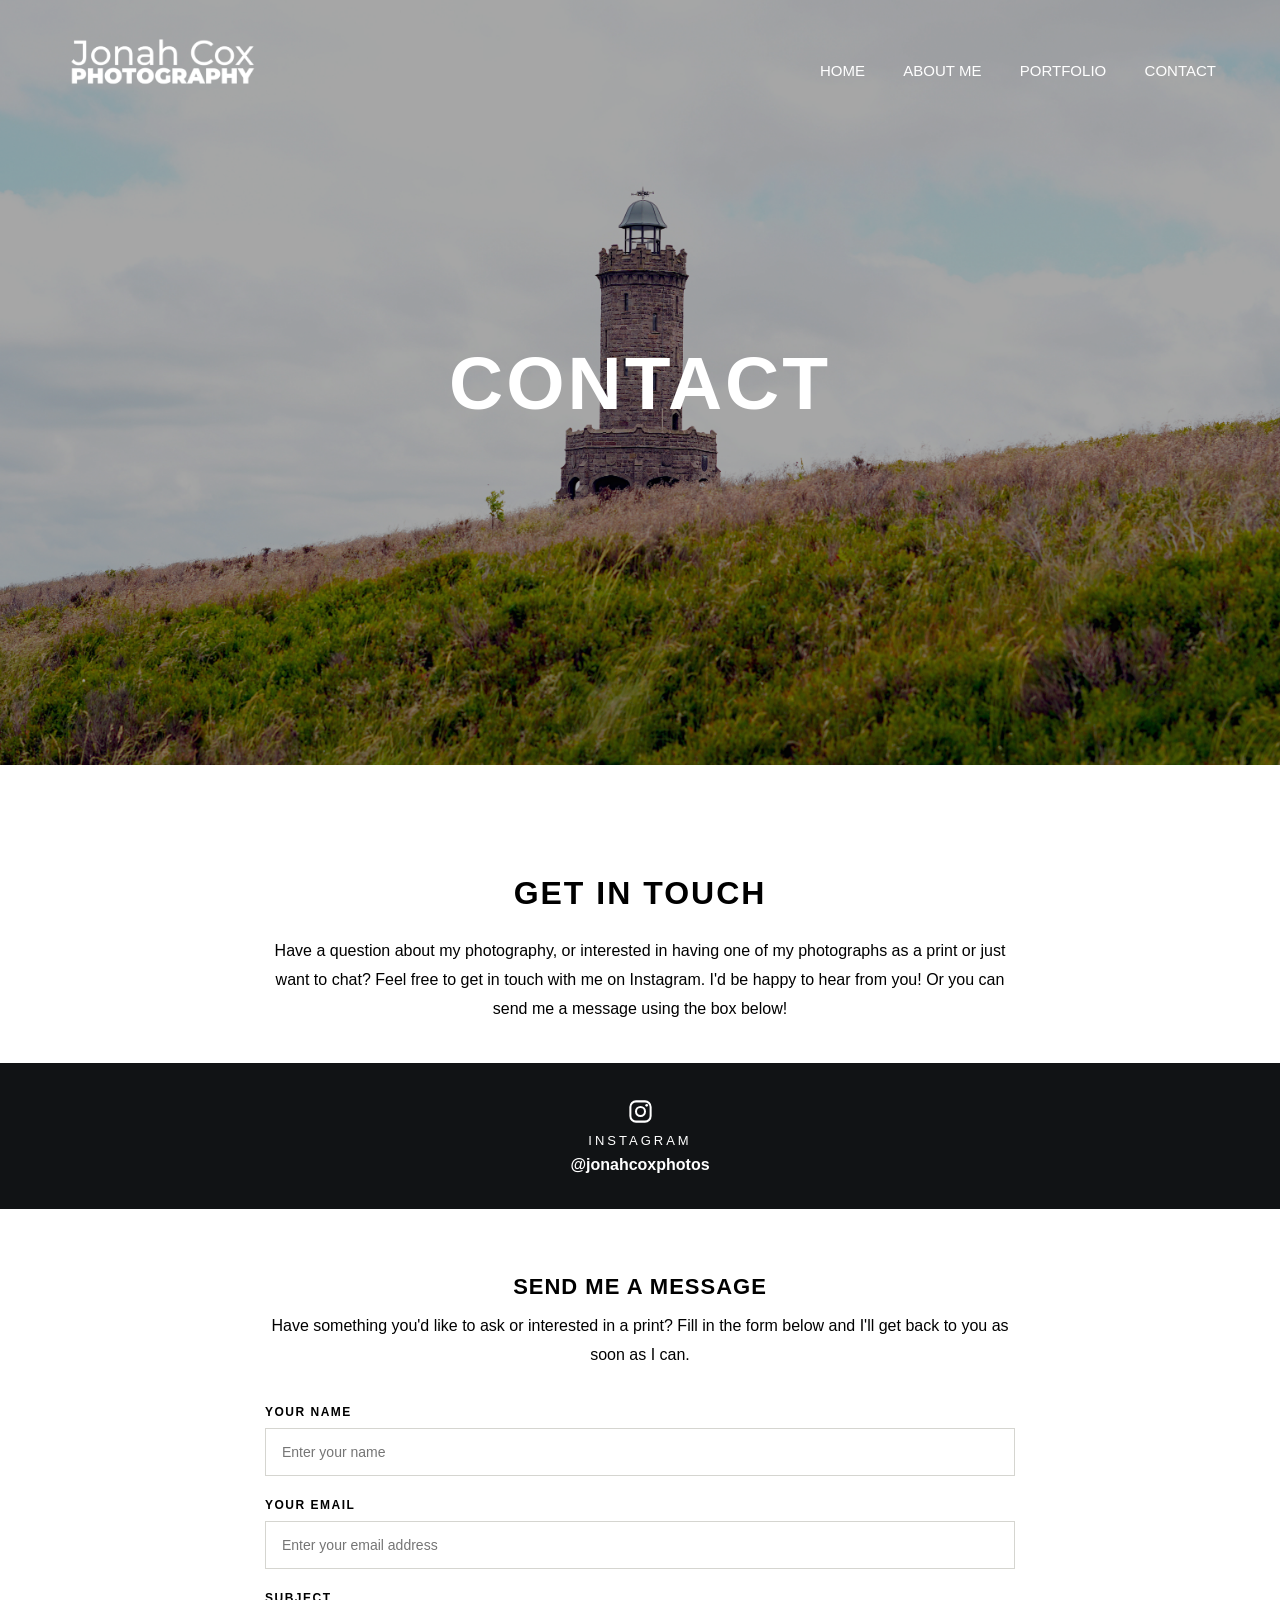
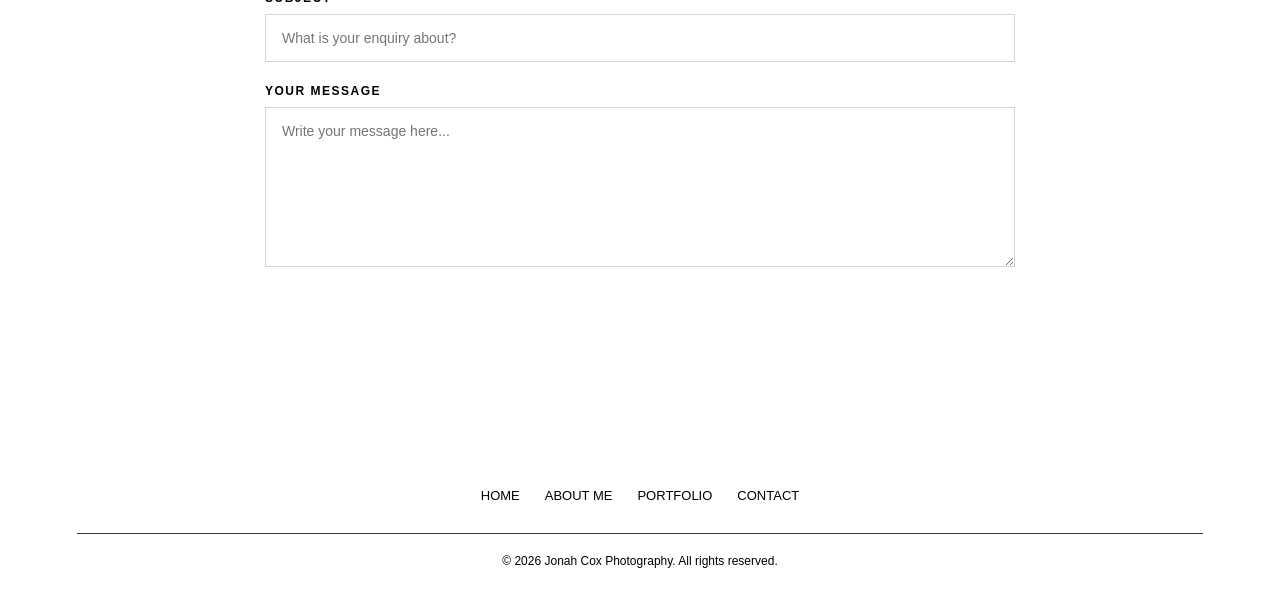
<file: contact.html>
<!DOCTYPE html>
<html lang="en">
<head>
    <meta charset="UTF-8">
    <meta name="viewport" content="width=device-width, initial-scale=1.0">
    <title>Contact | Jonah Cox Photography</title>

    <link rel="stylesheet" href="css/global.css">
    <link rel="stylesheet" href="css/contact.css">
</head>
<body>

    <header class="navbar">
        <div class="nav-container">
            <a href="index.html" class="logo">
                <img src="images/jonah-cox-logo.png" alt="Jonah Cox Photography">
            </a>

            <nav>
                <ul class="nav-links">
                    <li><a href="index.html">HOME</a></li>
                    <li><a href="about.html">ABOUT ME</a></li>
                    <li><a href="portfolio.html">PORTFOLIO</a></li>
                    <li><a href="contact.html">CONTACT</a></li>
                </ul>
            </nav>
        </div>
    </header>

    <section class="contact-hero">
        <h1>CONTACT</h1>
    </section>

    <section class="contact-section">
        <div class="contact-content">

            <h2>GET IN TOUCH</h2>

            <p>
                Have a question about my photography, or interested in
                having one of my photographs as a print or just want to
                chat? Feel free to get in touch with me on Instagram.
                I'd be happy to hear from you! Or you can send me a 
				message using the box below!
            </p>

            <!-- INSTAGRAM -->

            <a href="https://www.instagram.com/jonahcoxphotos/"
               target="_blank"
               rel="noopener noreferrer"
               class="instagram-bar">

                <span class="instagram-icon">
                    <svg viewBox="0 0 24 24" aria-hidden="true">
                        <rect x="3" y="3" width="18" height="18" rx="5"
                              fill="none" stroke="currentColor" stroke-width="1.8"/>
                        <circle cx="12" cy="12" r="4"
                                fill="none" stroke="currentColor" stroke-width="1.8"/>
                        <circle cx="17.5" cy="6.5" r="1.2" fill="currentColor"/>
                    </svg>
                </span>

                <span class="instagram-title">INSTAGRAM</span>
                <strong>@jonahcoxphotos</strong>

            </a>

            <!-- BUSINESS CONTACT FORM -->

            <div class="contact-form-section">

                <h3>SEND ME A MESSAGE</h3>

                <p>
                    Have something you'd like to ask or interested in a print? 
					Fill in the form below and I'll get back to you as soon as I can.
                </p>

                <form class="contact-form"
                      action="https://formsubmit.co/jonahcoxuk@gmail.com"
                      method="POST">

                    <input type="hidden" name="_subject"
                           value="New enquiry - Jonah Cox Photography">

                    <input type="hidden" name="_template" value="table">

                    <input type="text" name="_honey"
                           style="display:none">

                    <div class="form-group">
                        <label for="name">YOUR NAME</label>
                        <input type="text"
                               id="name"
                               name="name"
                               placeholder="Enter your name"
                               required>
                    </div>

                    <div class="form-group">
                        <label for="email">YOUR EMAIL</label>
                        <input type="email"
                               id="email"
                               name="email"
                               placeholder="Enter your email address"
                               required>
                    </div>

                    <div class="form-group">
                        <label for="subject">SUBJECT</label>
                        <input type="text"
                               id="subject"
                               name="subject"
                               placeholder="What is your enquiry about?"
                               required>
                    </div>

                    <div class="form-group">
                        <label for="message">YOUR MESSAGE</label>
                        <textarea id="message"
                                  name="message"
                                  rows="7"
                                  placeholder="Write your message here..."
                                  required></textarea>
                    </div>

                    <button type="submit" class="contact-submit">
                        SEND MESSAGE
                    </button>

                </form>

            </div>

        </div>
    </section>

    <!-- FOOTER -->

    <footer class="footer">
        <div class="footer-content">
            <div class="footer-links">
                <a href="index.html">HOME</a>
                <a href="about.html">ABOUT ME</a>
                <a href="portfolio.html">PORTFOLIO</a>
                <a href="contact.html">CONTACT</a>
            </div>
        </div>

        <div class="footer-bottom">
            <p>© 2026 Jonah Cox Photography. All rights reserved.</p>
        </div>
    </footer>

</body>
</html>
</file>
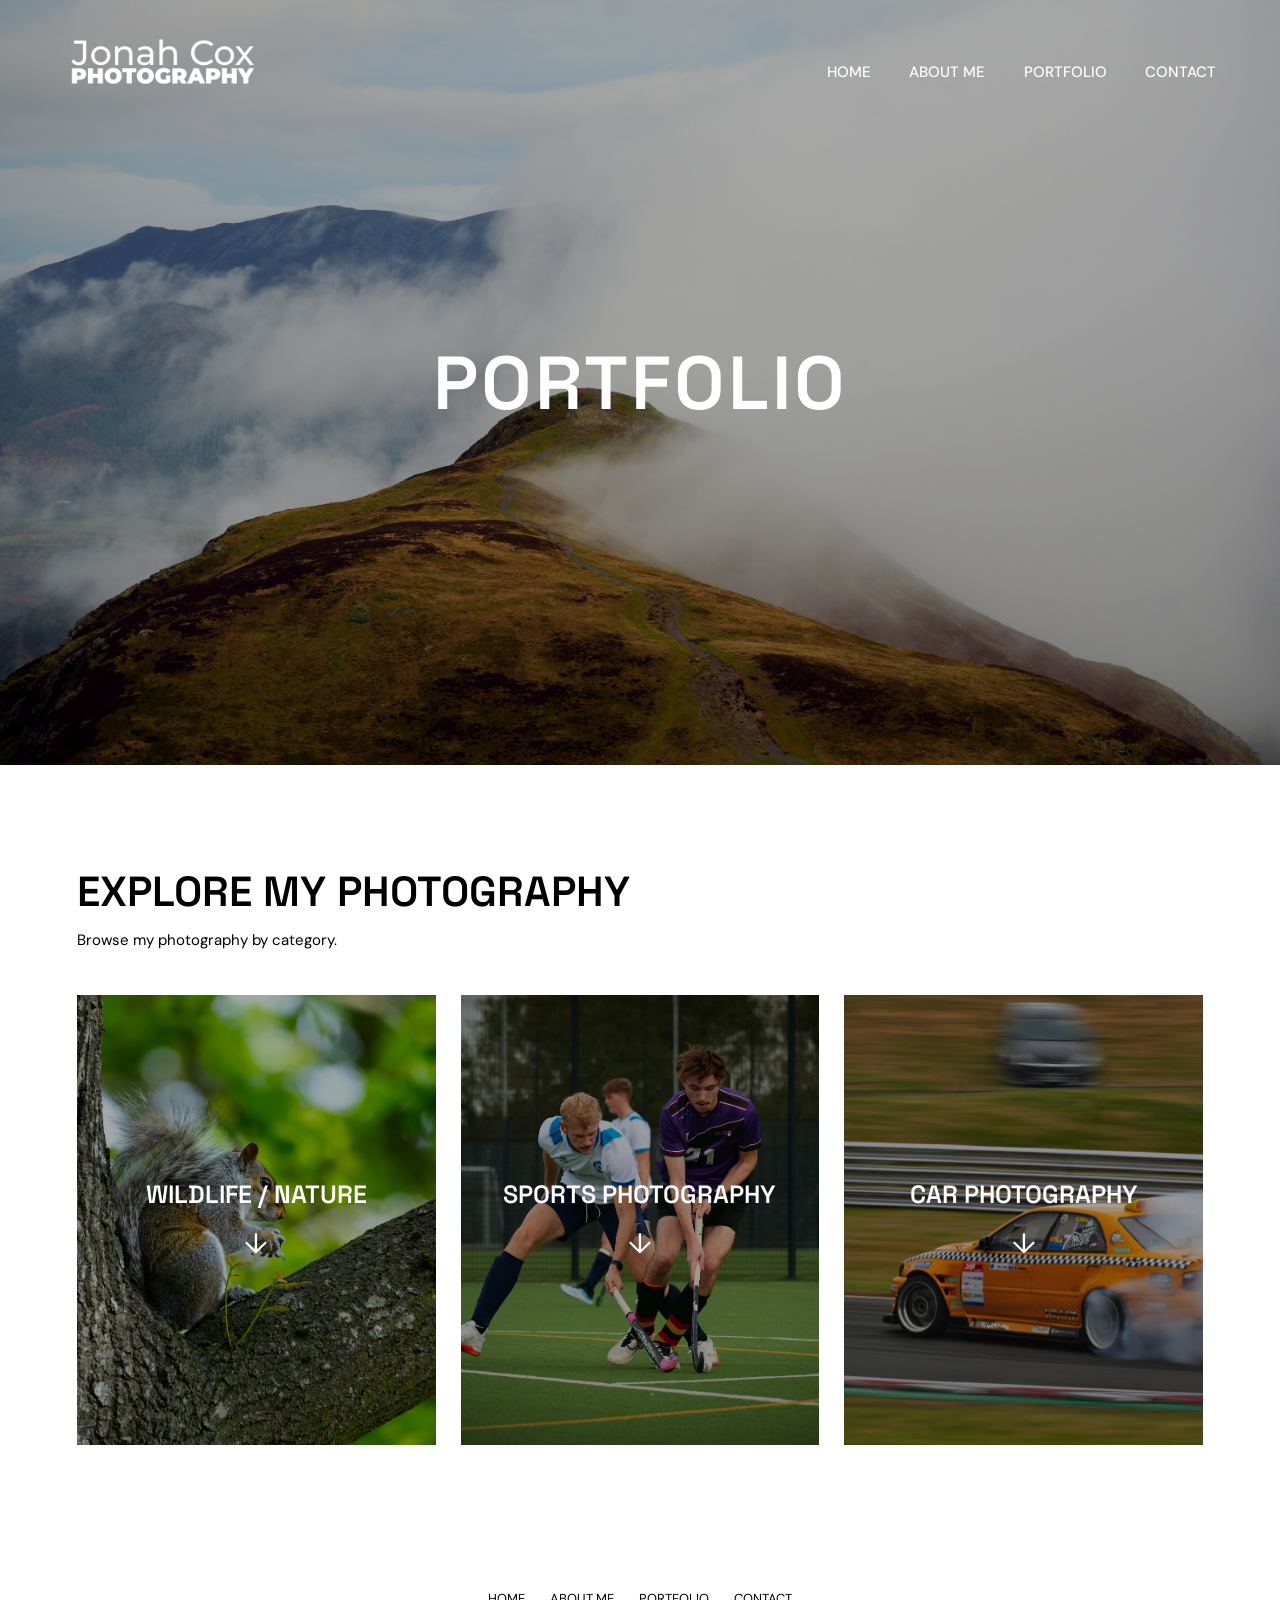
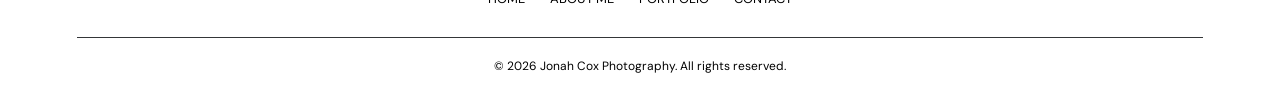
<file: portfolio.html>
<!DOCTYPE html>
<html lang="en">

<head>
    <meta charset="UTF-8">
    <meta name="viewport" content="width=device-width, initial-scale=1.0">

    <title>Portfolio | Jonah Cox Photography</title>

    <!-- GOOGLE FONTS -->
    <link rel="preconnect" href="https://fonts.googleapis.com">
    <link rel="preconnect" href="https://fonts.gstatic.com" crossorigin>

    <link href="https://fonts.googleapis.com/css2?family=DM+Sans:wght@400;500;600;700&family=Space+Grotesk:wght@400;500;600;700&display=swap" rel="stylesheet">

    <!-- CSS -->
    <link rel="stylesheet" href="css/global.css">
    <link rel="stylesheet" href="css/portfolio.css">

</head>

<body>

    <!-- NAVIGATION -->

    <header class="navbar">

        <div class="nav-container">

            <a href="index.html" class="logo">
                <img src="images/jonah-cox-logo.png" alt="Jonah Cox Photography">
            </a>

            <nav>
                <ul class="nav-links">
                    <li><a href="index.html">HOME</a></li>
                    <li><a href="about.html">ABOUT ME</a></li>
                    <li><a href="portfolio.html">PORTFOLIO</a></li>
                    <li><a href="contact.html">CONTACT</a></li>
                </ul>
            </nav>

        </div>

    </header>


    <main>

        <!-- PORTFOLIO HERO -->

        <section class="portfolio-hero">

            <h1>PORTFOLIO</h1>

        </section>


        <!-- PORTFOLIO CATEGORIES -->

        <section class="home-links">

            <div class="section-heading">

                <h1>EXPLORE MY PHOTOGRAPHY</h1>

                <p>Browse my photography by category.</p>

            </div>


            <div class="portfolio-categories">


                <!-- WILDLIFE / NATURE -->

                <a href="wildlife.html" class="portfolio-card wildlife-card">

                    <div class="portfolio-card-content">

                        <h2>WILDLIFE / NATURE</h2>

                        <span class="card-arrow">↓</span>

                    </div>

                </a>


                <!-- SPORTS PHOTOGRAPHY -->

                <a href="sports.html" class="portfolio-card sports-card">

                    <div class="portfolio-card-content">

                        <h2>SPORTS PHOTOGRAPHY</h2>

                        <span class="card-arrow">↓</span>

                    </div>

                </a>


                <!-- CAR PHOTOGRAPHY -->

                <a href="cars.html" class="portfolio-card cars-card">

                    <div class="portfolio-card-content">

                        <h2>CAR PHOTOGRAPHY</h2>

                        <span class="card-arrow">↓</span>

                    </div>

                </a>


            </div>

        </section>

    </main>


    <!-- FOOTER -->

    <footer class="footer">

        <div class="footer-content">

            <div class="footer-links">
                <a href="index.html">HOME</a>
                <a href="about.html">ABOUT ME</a>
                <a href="portfolio.html">PORTFOLIO</a>
                <a href="contact.html">CONTACT</a>
            </div>

        </div>

        <div class="footer-bottom">

            <p>© 2026 Jonah Cox Photography. All rights reserved.</p>

        </div>

    </footer>


</body>

</html>
</file>
<file: css/global.css>
:root {
    color-scheme: only light;
}

/* =========================
   GLOBAL STYLES
========================= */

* {
    margin: 0;
    padding: 0;
    box-sizing: border-box;
}

html {
    scroll-behavior: smooth;
    width: 100%;
    overflow-x: clip;
}

body {
    width: 100%;
    min-height: 100vh;
    margin: 0;
    overflow-x: clip;
    font-family: 'DM Sans', sans-serif;
    background-color: var(--background);
    color: var(--text);
}

/* =========================
   NAVIGATION
========================= */

.navbar {
    position: absolute;
    top: 0;
    left: 0;
    width: 100%;
    padding: 30px 5%;
    background: transparent;
    z-index: 10;
}

.nav-container {
    width: 100%;
    display: flex;
    justify-content: space-between;
    align-items: center;
    gap: 30px;
}

.logo {
    display: block;
    flex-shrink: 0;
}

.logo img {
    display: block;
    width: 210px;
    height: auto;
    max-width: 100%;
}

.nav-links {
    display: flex;
    align-items: center;
    justify-content: flex-end;
    list-style: none;
    gap: clamp(18px, 3vw, 40px);
    flex-wrap: nowrap;
}

.nav-links a {
    font-family: 'DM Sans', sans-serif;
    text-decoration: none;
    color: #FFFFFF;
    font-size: 15px;
    font-weight: 500;
    white-space: nowrap;
    transition: opacity 0.3s ease;
}

.nav-links a:hover {
    opacity: 0.65;
}

/* =========================
   FOOTER
========================= */

.footer {
    background-color: var(--dark);
    color: var(--background);
    padding: 45px 6% 25px;
    text-align: center;
}

.footer-content {
    display: flex;
    flex-direction: column;
    align-items: center;
    gap: 25px;
}

.footer-brand {
    font-family: 'Space Grotesk', sans-serif;
    font-size: 20px;
    font-weight: 700;
    letter-spacing: 2px;
}

.footer-links {
    display: flex;
    justify-content: center;
    align-items: center;
    flex-wrap: wrap;
    gap: 25px;
}

.footer-links a {
    color: var(--background);
    text-decoration: none;
    font-size: 13px;
    transition: color 0.3s ease;
}

.footer-links a:hover {
    color: var(--accent);
}

.footer-bottom {
    border-top: 1px solid #343638;
    margin-top: 30px;
    padding-top: 20px;
    color: var(--muted);
    font-size: 12px;
}

@media (max-width: 600px) {
    .footer-links {
        gap: 18px;
    }

    .footer-brand {
        font-size: 17px;
    }
}

/* =========================
   MOBILE RESPONSIVENESS
========================= */

@media (max-width: 700px) {

    .navbar {
        padding: 22px 5%;
    }

    .nav-container {
        flex-direction: column;
        gap: 20px;
    }

    .nav-links {
        gap: 16px;
        flex-wrap: wrap;
        justify-content: center;
    }

    .nav-links a {
        font-size: 13px;
    }

    .footer-content {
        flex-direction: column;
        align-items: flex-start;
    }

    .footer-links {
        gap: 18px;
    }

	.logo img {
		width: 175px;
	}

}
</file>
<file: css/contact.css>
/* CONTACT HERO */

.contact-hero {
    position: relative;
    width: 100%;
    height: 85vh;
    height: 85svh;
    min-height: 600px;
    display: flex;
    align-items: center;
    justify-content: center;
    background-image: url("../images/hero/contact-hero.jpg");
    background-size: cover;
    background-position: center;
    background-color: #333;
}

.contact-hero::before {
    content: "";
    position: absolute;
    inset: 0;
    background: rgba(0, 0, 0, 0.35);
}

.contact-hero h1 {
    position: relative;
    z-index: 1;
    color: #fff;
    font-family: 'Space Grotesk', sans-serif;
    font-size: clamp(38px, 7vw, 75px);
    font-weight: 600;
    letter-spacing: 3px;
    text-align: center;
    padding: 20px;
}


/* CONTACT SECTION */

.contact-section {
    padding: 110px 6%;
    background-color: var(--background);
    text-align: center;
}

.contact-content {
    max-width: 750px;
    margin: 0 auto;
}

.contact-content h2 {
    font-family: 'Space Grotesk', sans-serif;
    font-size: clamp(24px, 3vw, 32px);
    font-weight: 600;
    letter-spacing: 2px;
    color: var(--dark);
    margin-bottom: 25px;
}

.contact-content p {
    font-size: 16px;
    line-height: 1.8;
    color: var(--text);
    margin-bottom: 40px;
}


/* INSTAGRAM BAR */

.instagram-bar {
    display: flex;
    flex-direction: column;
    align-items: center;
    justify-content: center;
    width: 100vw;
    margin-left: calc(50% - 50vw);
    padding: 35px 20px;
    background-color: #111315;
    color: #fff;
    text-decoration: none;
    gap: 8px;
    transition: background-color 0.3s ease;
}

.instagram-bar:hover {
    background-color: #292c2e;
    color: #fff;
}

.instagram-icon svg {
    display: block;
    width: 27px;
    height: 27px;
}

.instagram-title {
    font-size: 13px;
    letter-spacing: 3px;
}

.instagram-bar strong {
    font-family: 'Space Grotesk', sans-serif;
    font-size: 16px;
    font-weight: 600;
}


/* CONTACT FORM */

.contact-form-section {
    margin-top: 65px;
    text-align: left;
}

.contact-form-section h3 {
    font-family: 'Space Grotesk', sans-serif;
    font-size: 22px;
    font-weight: 600;
    letter-spacing: 1px;
    margin-bottom: 12px;
    text-align: center;
    color: var(--dark);
}

.contact-form-section > p {
    text-align: center;
    margin-bottom: 35px;
}

.contact-form {
    display: flex;
    flex-direction: column;
    gap: 22px;
}

.form-group {
    display: flex;
    flex-direction: column;
    gap: 9px;
}

.form-group label {
    font-size: 12px;
    font-weight: 600;
    letter-spacing: 1.5px;
    color: var(--text);
}

.form-group input,
.form-group textarea {
    width: 100%;
    padding: 15px 16px;
    border: 1px solid #d5d5d0;
    background-color: #fff;
    color: var(--text);
    font-family: 'DM Sans', sans-serif;
    font-size: 14px;
    outline: none;
    transition: border-color 0.3s ease;
}

.form-group input:focus,
.form-group textarea:focus {
    border-color: var(--dark);
}

.form-group textarea {
    resize: vertical;
    min-height: 160px;
}

.contact-submit {
    align-self: flex-start;
    padding: 15px 30px;
    border: none;
    background-color: var(--dark);
    color: #fff;
    font-family: 'DM Sans', sans-serif;
    font-size: 12px;
    font-weight: 600;
    letter-spacing: 1.5px;
    cursor: pointer;
    transition: background-color 0.3s ease;
}

.contact-submit:hover {
    background-color: #343638;
}


/* RESPONSIVE DESIGN */

@media (max-width: 900px) {
    .contact-hero {
        height: 80vh;
        height: 80svh;
        min-height: 500px;
    }

    .contact-section {
        padding: 80px 5%;
    }
}

@media (max-width: 600px) {
    .contact-hero {
        height: 75svh;
        min-height: 450px;
    }

    .contact-section {
        padding: 65px 6%;
    }

    .contact-content p {
        font-size: 15px;
    }

    .instagram-bar {
        gap: 8px;
        padding: 30px 20px;
    }

    .instagram-bar strong {
        font-size: 15px;
    }

    .contact-form-section {
        margin-top: 45px;
    }

    .contact-form-section h3 {
        font-size: 20px;
    }

    .contact-submit {
        width: 100%;
    }
}
</file>
<file: css/portfolio.css>
/* =========================
   PORTFOLIO HERO
========================= */

.portfolio-hero {
    position: relative;
    width: 100%;
    height: 85vh;
    height: 85svh;
    min-height: 600px;

    display: flex;
    align-items: center;
    justify-content: center;

    overflow: hidden;

    background-image: url("../images/hero/portfolio-hero.jpg");
    background-size: cover;
    background-position: center;
    background-color: #333;
}

.portfolio-hero::before {
    content: "";
    position: absolute;
    inset: 0;

    background: rgba(0, 0, 0, 0.35);
}

.portfolio-hero h1 {
    position: relative;
    z-index: 1;

    color: #ffffff;

    font-family: 'Space Grotesk', sans-serif;
    font-size: clamp(42px, 7vw, 75px);
    font-weight: 600;
    letter-spacing: 3px;

    text-align: center;
}


/* =========================
   PORTFOLIO CATEGORIES
========================= */

.home-links {
    padding: 100px 6%;
    background-color: var(--background);
}

.section-heading {
    margin-bottom: 45px;
}

.section-heading h1 {
    font-family: 'Space Grotesk', sans-serif;
    font-size: 42px;
    font-weight: 600;

    color: var(--dark);

    margin-bottom: 12px;
}

.section-heading p {
    font-size: 15px;
    color: var(--muted);
}


/* CATEGORY GRID */

.portfolio-categories {
    display: grid;
    grid-template-columns: repeat(3, minmax(0, 1fr));
    gap: 25px;
}


/* CATEGORY CARDS */

.portfolio-card {
    position: relative;

    display: flex;
    align-items: center;
    justify-content: center;

    min-height: 450px;

    overflow: hidden;

    text-decoration: none;

    background-size: cover;
    background-position: center;

    isolation: isolate;
}


/* CATEGORY IMAGES */

.wildlife-card {
    background-image: url("../images/portfolio-covers/wildlife-nature.jpg");
}

.sports-card {
    background-image: url("../images/portfolio-covers/sports-photography.jpg");
}

.cars-card {
    background-image: url("../images/portfolio-covers/car-photography.jpg");
}


/* DARK OVERLAY */

.portfolio-card::before {
    content: "";

    position: absolute;
    inset: 0;

    background: rgba(0, 0, 0, 0.35);

    z-index: -1;

    transition: background 0.4s ease;
}

.portfolio-card:hover::before {
    background: rgba(0, 0, 0, 0.55);
}


/* CARD TEXT */

.portfolio-card-content {
    text-align: center;
    color: #ffffff;

    padding: 20px;

    transition: transform 0.4s ease;
}

.portfolio-card-content h2 {
    font-family: 'Space Grotesk', sans-serif;
    font-size: 25px;
    font-weight: 600;

    margin-bottom: 15px;
}


/* ARROW */

.card-arrow {
    display: inline-block;

    font-size: 28px;

    transition: transform 0.4s ease;
}


/* HOVER EFFECTS */

.portfolio-card:hover .portfolio-card-content {
    transform: translateY(-5px);
}

.portfolio-card:hover .card-arrow {
    transform: translateY(7px);
}


/* =========================
   TABLET
========================= */

@media (max-width: 900px) {

    .portfolio-categories {
        grid-template-columns: repeat(2, minmax(0, 1fr));
    }

    .portfolio-card {
        min-height: 350px;
    }

}


/* =========================
   MOBILE
========================= */

@media (max-width: 600px) {

    .portfolio-hero {
        height: 85svh;
        min-height: 500px;
    }

    .home-links {
        padding: 65px 5%;
    }

    .section-heading h1 {
        font-size: 32px;
    }

    .portfolio-categories {
        grid-template-columns: 1fr;
        gap: 20px;
    }

    .portfolio-card {
        min-height: 400px;
    }

    .portfolio-card-content h2 {
        font-size: 23px;
    }

}
</file>
